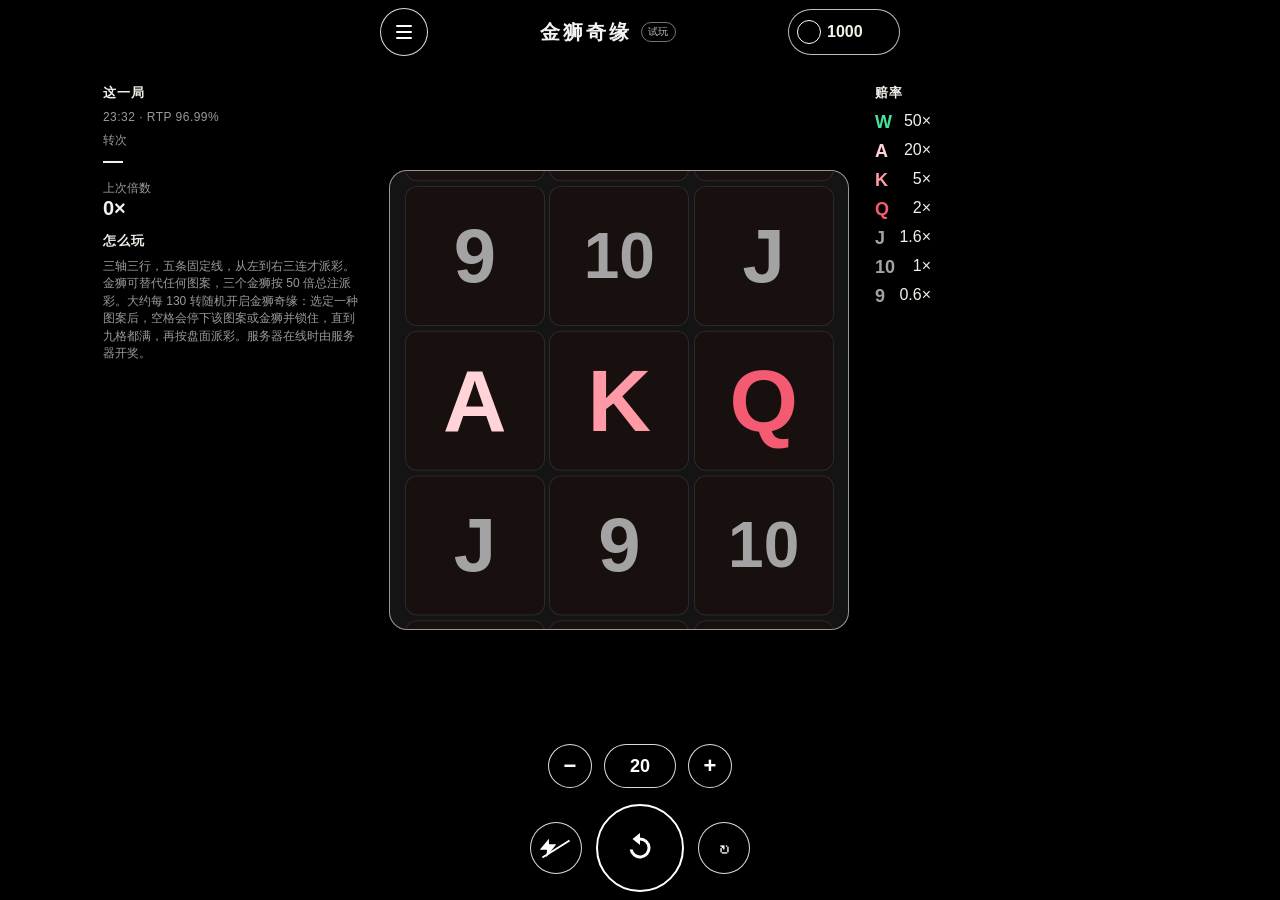
<file: games/lucky-lion/index.html>
<!doctype html>
<html lang="zh-CN">
  <head>
    <meta charset="UTF-8" />
    <meta name="viewport" content="width=device-width, initial-scale=1, viewport-fit=cover" />
    <meta name="color-scheme" content="dark" />
    <title>金狮奇缘</title>
    <script type="module" crossorigin src="./assets/index-B4OkuNfp.js"></script>
    <link rel="stylesheet" crossorigin href="./assets/index-IA7SyJwn.css">
  </head>
  <body>
    <div id="game"></div>
  </body>
</html>
</file>
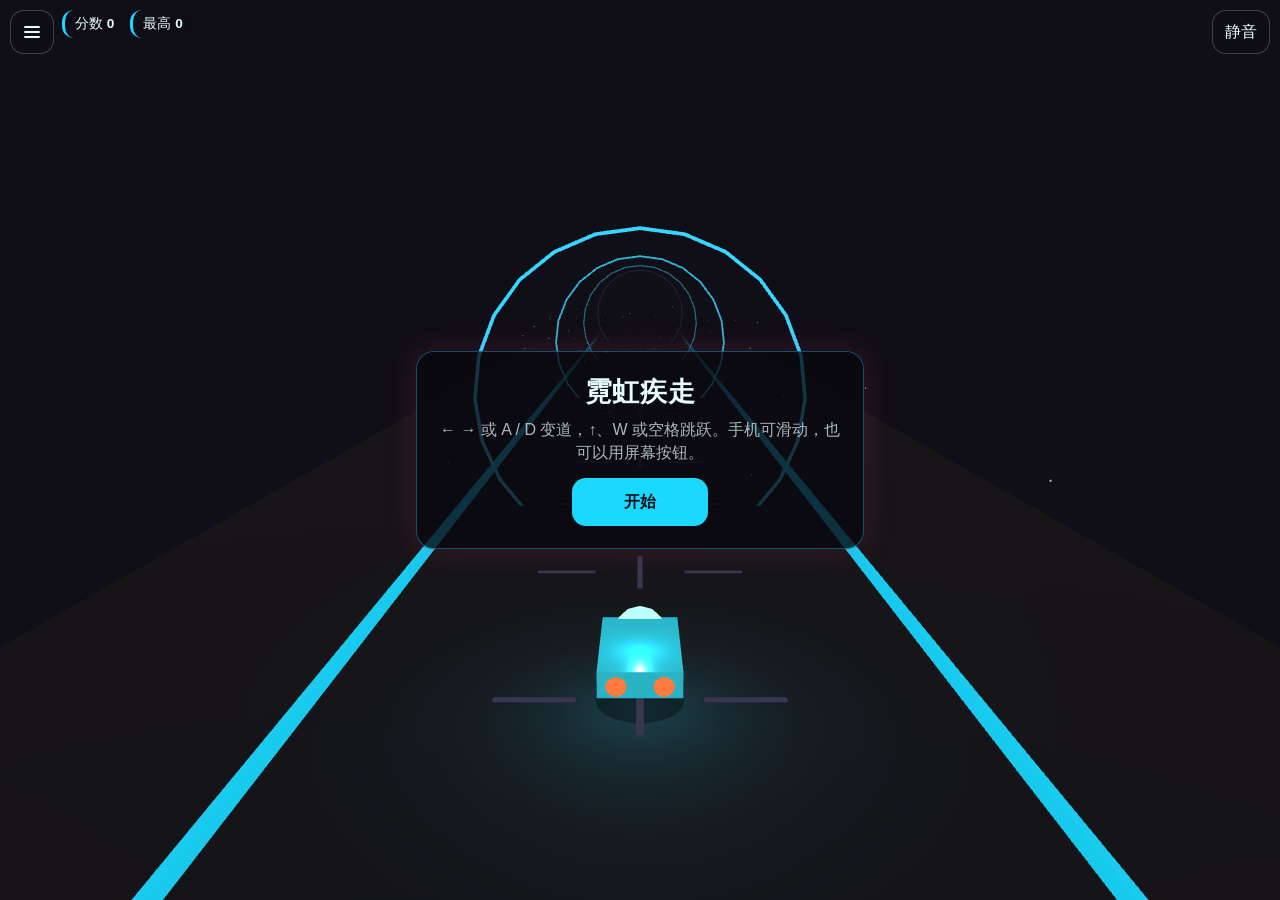
<file: games/neon-rush/index.html>
<!doctype html>
<html lang="zh-CN">
  <head>
    <meta charset="UTF-8" />
    <meta name="viewport" content="width=device-width, initial-scale=1, viewport-fit=cover" />
    <meta name="color-scheme" content="dark" />
    <title>霓虹疾走</title>
    <script type="module" crossorigin src="./assets/index-CAZBGTjw.js"></script>
    <link rel="stylesheet" crossorigin href="./assets/index-Bjv4oUqs.css">
  </head>
  <body>
    <div id="app"></div>
  </body>
</html>
</file>
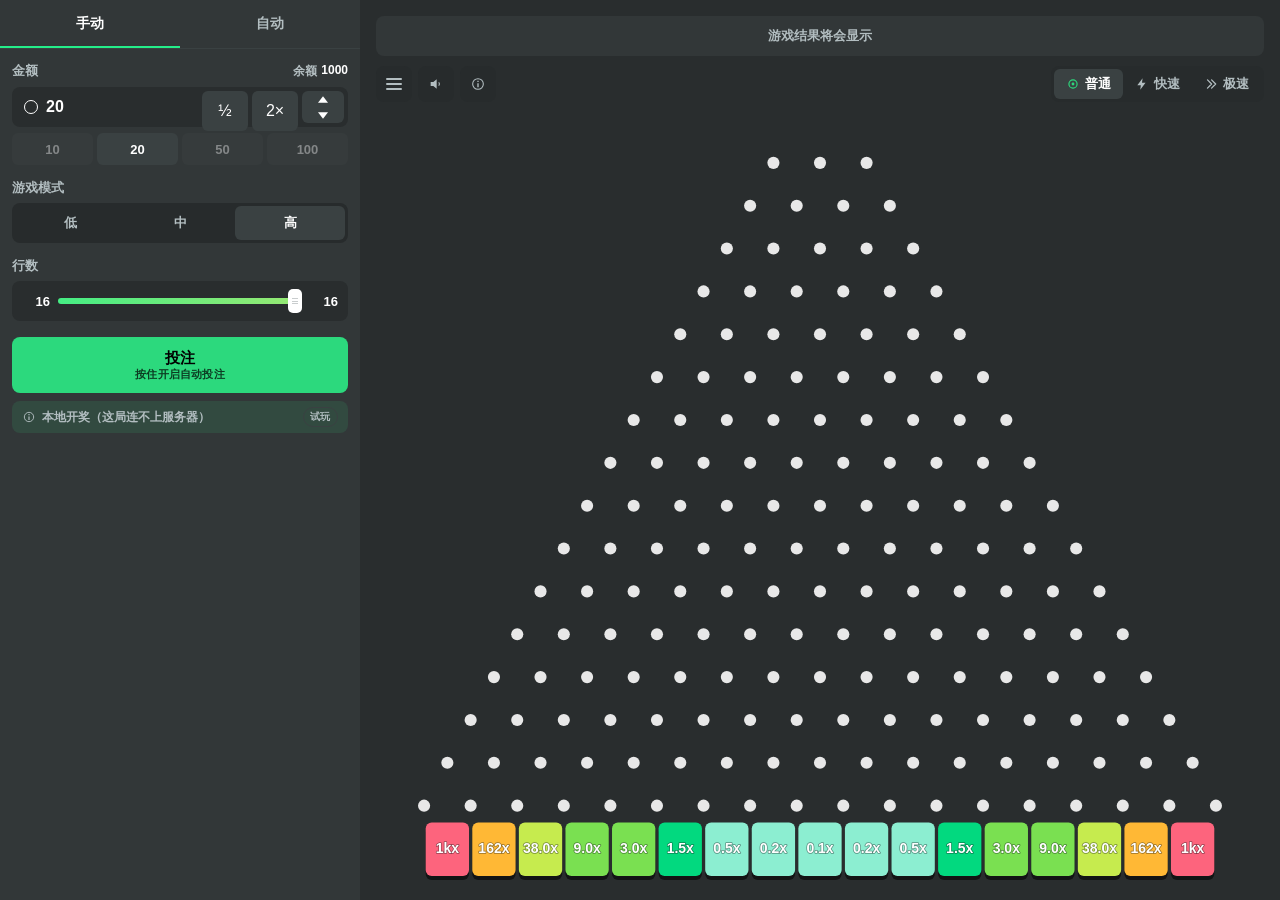
<file: games/plinko/index.html>
<!doctype html>
<html lang="zh-CN">
  <head>
    <meta charset="UTF-8" />
    <meta name="viewport" content="width=device-width, initial-scale=1, viewport-fit=cover" />
    <meta name="color-scheme" content="dark" />
    <title>弹珠</title>
    <script type="module" crossorigin src="./assets/index-ByxxM6pF.js"></script>
    <link rel="stylesheet" crossorigin href="./assets/index-BkEoVVZv.css">
  </head>
  <body>
    <div id="app"></div>
  </body>
</html>
</file>
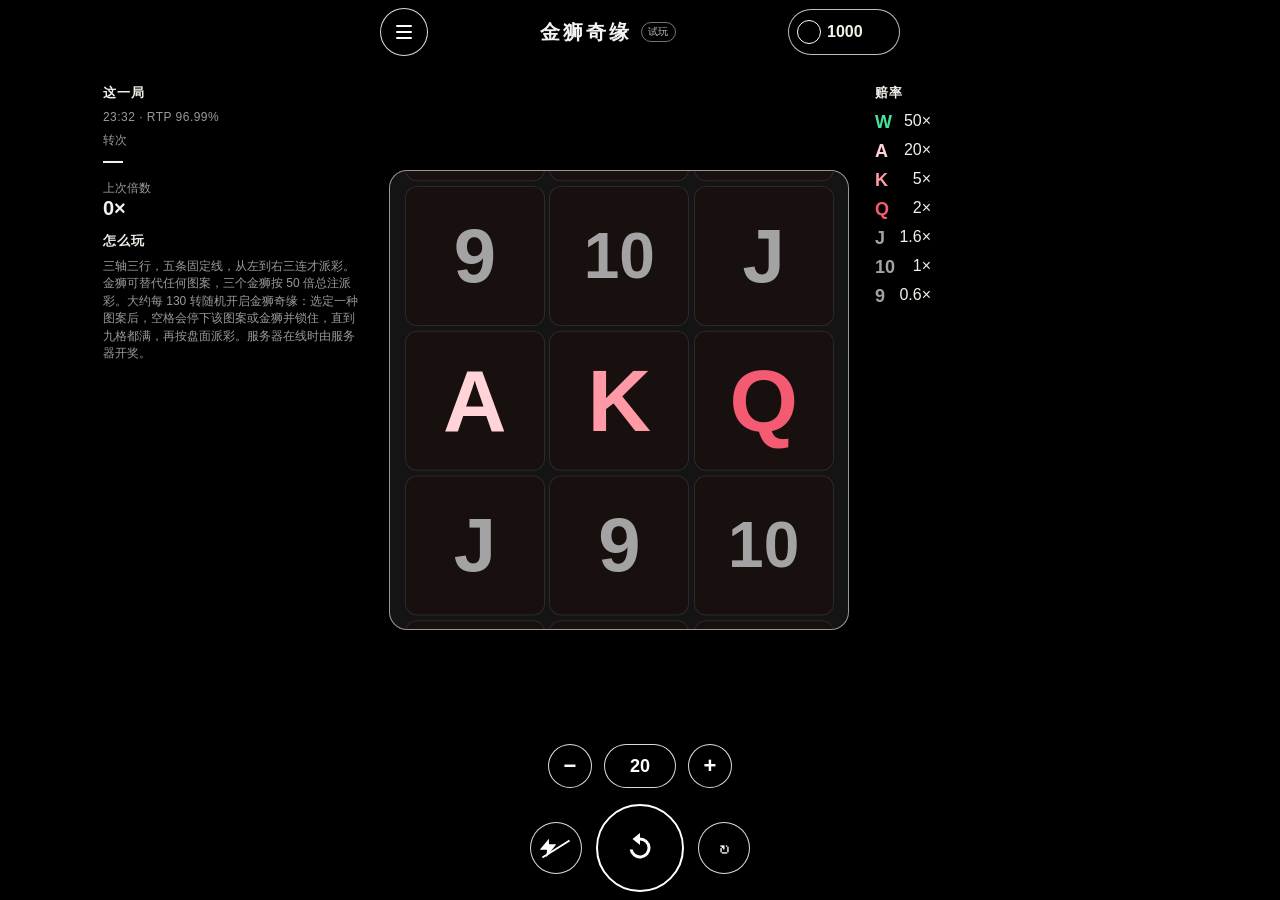
<file: play/lucky-lion/index.html>
<!doctype html>
<html lang="zh-CN">
  <head>
    <meta charset="utf-8" />
    <title>金狮奇缘</title>
    <script>
      const target = new URL('../../games/lucky-lion/', location.href);
      for (const [key, value] of new URLSearchParams(location.search)) {
        target.searchParams.set(key, value);
      }
      location.replace(target.href);
    </script>
  </head>
  <body></body>
</html>
</file>
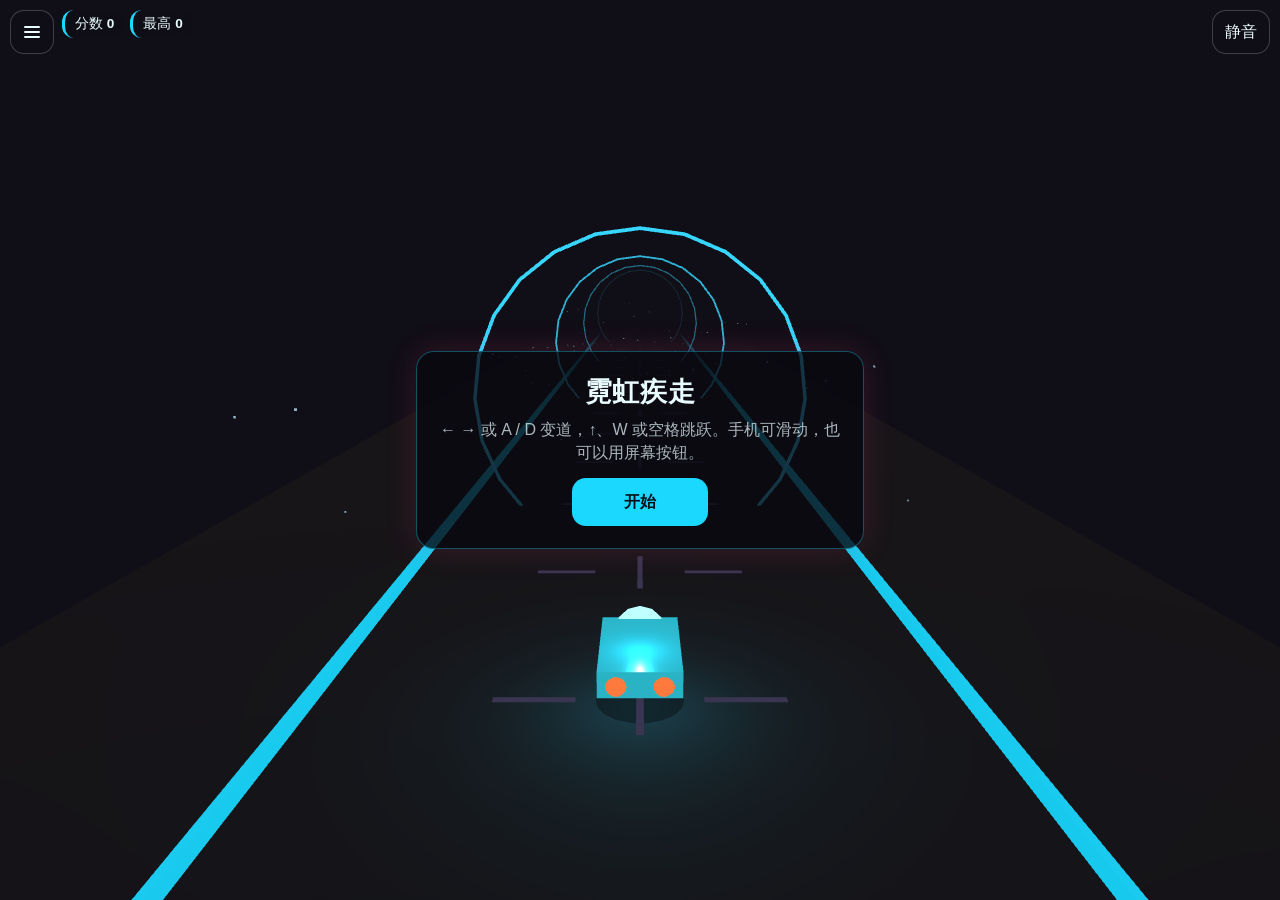
<file: play/neon-rush/index.html>
<!doctype html>
<html lang="zh-CN">
  <head>
    <meta charset="utf-8" />
    <title>霓虹疾走</title>
    <script>
      const target = new URL('../../games/neon-rush/', location.href);
      for (const [key, value] of new URLSearchParams(location.search)) {
        target.searchParams.set(key, value);
      }
      location.replace(target.href);
    </script>
  </head>
  <body></body>
</html>
</file>
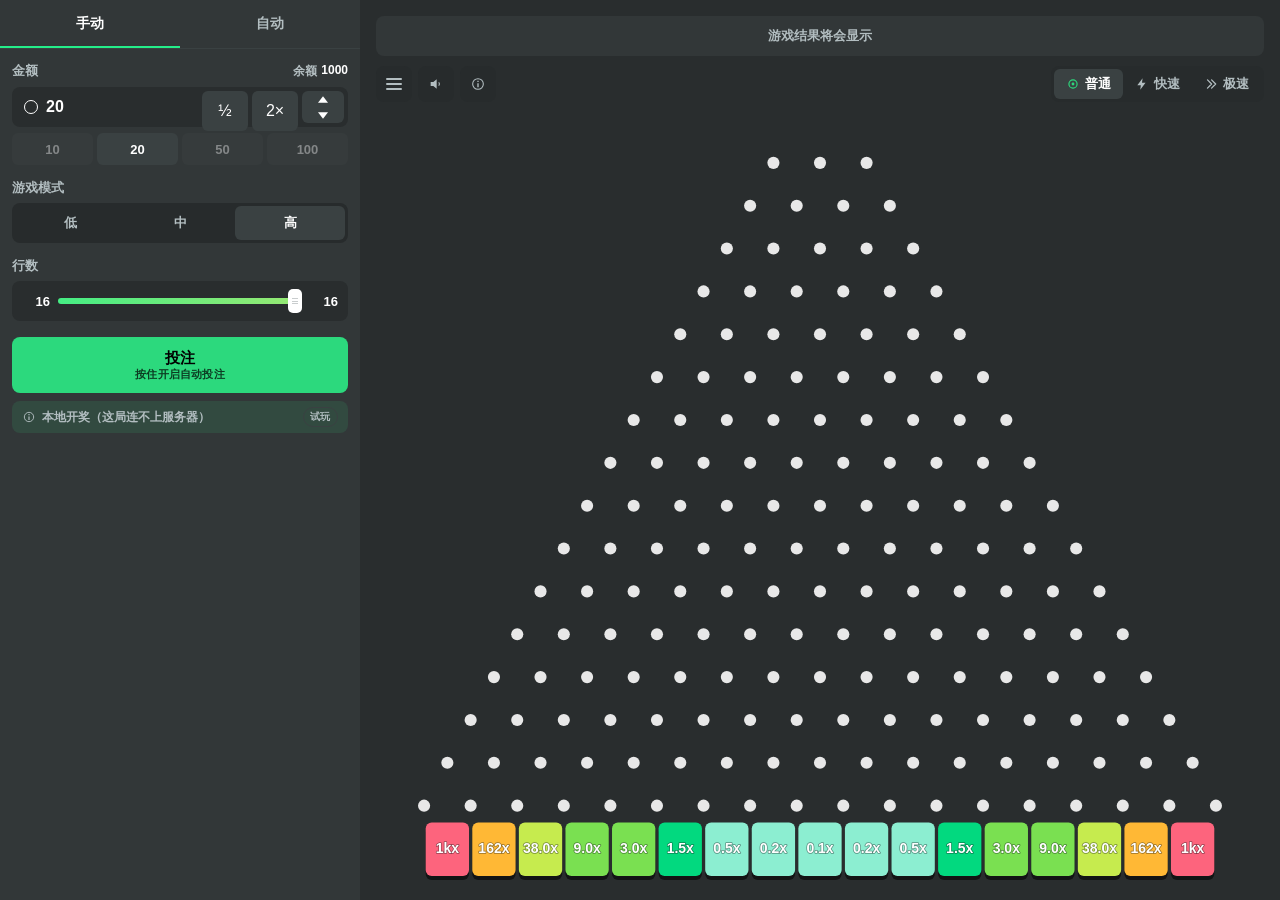
<file: play/plinko/index.html>
<!doctype html>
<html lang="zh-CN">
  <head>
    <meta charset="utf-8" />
    <title>弹珠</title>
    <script>
      const target = new URL('../../games/plinko/', location.href);
      for (const [key, value] of new URLSearchParams(location.search)) {
        target.searchParams.set(key, value);
      }
      location.replace(target.href);
    </script>
  </head>
  <body></body>
</html>
</file>
<file: games/lucky-lion/assets/index-IA7SyJwn.css>
.slots{--slot-gap: 16px;position:relative;box-sizing:border-box;width:100%;height:100%;display:flex;flex-direction:column;gap:var(--slot-gap);padding:calc(8px + env(safe-area-inset-top)) calc(12px + env(safe-area-inset-right)) calc(8px + env(safe-area-inset-bottom)) calc(12px + env(safe-area-inset-left));background:#000;color:#f4f1ea;font-family:Outfit,Segoe UI,sans-serif;overflow:hidden}.play:has(.slots) .wgf-menu-btn{position:absolute;width:1px;height:1px;overflow:hidden;clip:rect(0 0 0 0)}.slots-top{position:relative;z-index:1;width:100%;margin:0 auto;display:grid;grid-template-columns:48px minmax(0,1fr) auto;align-items:center;gap:8px;min-height:48px}.slots-menu,.slots-round,.slots-betstep{min-width:44px;min-height:44px}.slots-menu{display:grid;place-items:center;width:48px;height:48px;border-radius:50%;border:1.5px solid rgba(255,255,255,.86);background:#000;cursor:pointer}.slots-menu:before{content:"";width:16px;height:2px;border-radius:2px;background:#fff;box-shadow:0 6px #fff,0 -6px #fff}.slots-brand{display:flex;align-items:center;justify-content:center;gap:8px;min-width:0}.slots-title{margin:0;font-size:20px;font-weight:800;letter-spacing:.16em;color:#f3f3f3}.slots-demo{flex:0 0 auto;padding:2px 6px;border:1px solid rgba(255,255,255,.45);border-radius:999px;color:#c8c8c8;font-size:10px;letter-spacing:.08em}.slots-balance{display:flex;align-items:center;gap:6px;min-width:88px;min-height:44px;padding:0 14px 0 8px;border:1px solid rgba(255,255,255,.75);border-radius:999px;background:#000;font-weight:800;font-variant-numeric:tabular-nums}.slots-coin{width:22px;height:22px;border-radius:50%;border:1.5px solid #fff;background:transparent}.slots-meta{color:#6f6a62;font-size:11px;letter-spacing:.04em}.slots-source{position:absolute;width:1px;height:1px;overflow:hidden;opacity:0;pointer-events:none}.slots-stage{position:relative;flex:1 1 auto;display:flex;flex-direction:column;min-height:0}.slots-center{position:relative;flex:1 1 auto;min-width:0;min-height:0;display:grid;place-items:center;container-type:size}.slots-peek{position:absolute;left:-12px;top:38%;z-index:3;width:18px;height:40px;padding:0;border:0;border-radius:0 8px 8px 0;background:#2c2c2c;color:#fff;font-size:14px;line-height:40px}.slots-panel{display:none}.slots.is-panels .slots-panel{display:block;position:absolute;z-index:4;top:0;bottom:0;width:min(240px,72%);overflow:auto;padding:14px;border:1px solid #3a3a3a;background:#000000f0}.slots.is-panels .slots-panel-left{left:0}.slots.is-panels .slots-panel-right{right:0}.slots-panel h2{margin:12px 0 6px;font-size:13px;letter-spacing:.08em}.slots-panel p{margin:8px 0 0;color:#9a9a9a;font-size:12px}.slots-panel strong{font-size:20px}.slots-help{line-height:1.45}.slots-feature[hidden],.slots-toast[hidden],.slots-win[hidden]{display:none}.slots-feature,.slots-toast,.slots-win{position:absolute;left:50%;z-index:3;transform:translate(-50%);margin:0;pointer-events:none}.slots-feature{top:8px;display:flex;align-items:center;justify-content:center;gap:.6em;color:#46e39b;font-size:13px;font-weight:800;letter-spacing:.14em;text-transform:uppercase}.slots-feature b{font-size:1.15em;font-weight:900}.slots-feature .is-lion{color:#46e39b}.slots-feature .is-ingot{color:#ffd3d8}.slots-feature .is-lantern{color:#ff99a5}.slots-feature .is-fan{color:#f45a72}.slots-feature .is-coin,.slots-feature .is-knot,.slots-feature .is-spark{color:#a3a3a3}.slots-toast{bottom:10px;padding:4px 12px;border-radius:999px;background:#000000c7;color:#f4f4f4;font-size:14px;font-weight:800;letter-spacing:.04em;white-space:nowrap}.slots-toast.is-win{color:#46e39b}.slots-win{top:50%;color:#fff;font-size:28px;font-weight:800;text-align:center;transform:translate(-50%,-50%)}.slots-side{display:flex;flex-direction:column;align-items:center;width:100%}.slots-landinfo,.slots-history[hidden],.slots-fortune[hidden]{display:none}.slots-dock{position:relative;z-index:1;display:flex;flex-direction:column;align-items:center;gap:var(--slot-gap);width:100%;margin:0 auto}.slots-betui{position:relative;width:100%}.slots-betrow{display:flex;align-items:center;justify-content:center;gap:12px;width:100%;min-width:0}.slots-betstep,.slots-bet-value{box-sizing:border-box;border:1.5px solid rgba(255,255,255,.86);background:#000;color:#fff;font-weight:700;letter-spacing:0}.slots-betstep{flex:0 0 44px;width:44px;height:44px;display:grid;place-items:center;padding:0;border-radius:50%;font-size:22px;line-height:1}.slots-betstep:disabled,.slots-bet-value:disabled{opacity:.35}.slots-bet-value{flex:0 1 auto;min-width:72px;height:44px;padding:0 16px;border-radius:999px;font-size:18px;font-variant-numeric:tabular-nums}.slots-bet-value strong{font-size:inherit;font-weight:inherit;letter-spacing:0}.slots-betlist{display:none;position:absolute;left:0;right:0;bottom:calc(100% + 8px);z-index:2;gap:8px;padding:8px;border:1px solid rgba(255,255,255,.75);border-radius:16px;background:#000}.slots.is-bets .slots-betlist{display:flex}.slots-betlist button{flex:1;min-height:44px;border:1px solid rgba(255,255,255,.4);border-radius:12px;background:#000;color:#fff}.slots-betlist button.is-bet{border-color:#fff;background:#161616}.slots-controls{display:flex;gap:14px;align-items:center;justify-content:center}.slots-round{position:relative;width:52px;height:52px;flex:0 0 52px;border-radius:50%;border:1.5px solid rgba(255,255,255,.86);background:#000;color:#fff}.slots-round svg{width:22px;height:22px;display:block}.slots-round[data-turbo]:not(.is-on):after{content:"";position:absolute;left:18%;right:18%;top:50%;height:2px;background:currentColor;transform:rotate(-32deg)}.slots-round[data-auto]:before{content:"↻";font-size:22px}.slots-round[aria-pressed=true],.slots-round.is-on{background:#fff;color:#000}.slots-spin{width:88px;height:88px;flex:0 0 88px;display:grid;place-items:center;padding:0;border-radius:50%;border:2px solid #fff;color:#fff;background:#000}.slots button{transition:none}.slots button:active{opacity:.72}.slots-spin-arrows,.slots-spin-stop{width:36px;height:36px}.slots-spin-stop,.slots.is-spinning .slots-spin-arrows{display:none}.slots.is-spinning .slots-spin-stop{display:block}.slots-spin:disabled{opacity:.45}.slots-pay{margin:0;padding:0;list-style:none}.slots-pay li{display:flex;justify-content:space-between;gap:12px;padding:4px 0;font-variant-numeric:tabular-nums}.slots-pay b{font-size:18px}.slots-pay .is-low{color:#a3a3a3}.slots-pay .is-q{color:#f45a72}.slots-pay .is-k{color:#ff99a5}.slots-pay .is-a{color:#ffd3d8}.slots-pay .is-wild{color:#46e39b}.lion-board{position:relative;isolation:isolate;overflow:hidden;box-sizing:border-box;width:100%;max-height:100%;aspect-ratio:1;padding:3.2%;border:1px solid rgba(236,228,220,.62);border-radius:18px;background:#141414}@supports (width: 1cqi){.lion-board{width:min(100cqi,100cqb);height:min(100cqi,100cqb);max-height:none;aspect-ratio:auto}}.lion-window{position:relative;isolation:isolate;overflow:visible;display:grid;width:100%;height:100%;grid-template-columns:repeat(3,minmax(0,1fr));gap:1.1%;container-type:size}.lion-col{position:relative;min-width:0;min-height:0;overflow:visible}.lion-strip{position:absolute;inset:0;overflow:visible}.lion-blur-defs{position:absolute;width:0;height:0;overflow:hidden}.lion-strip-cell{position:absolute;left:0;right:0;top:0;box-sizing:border-box;height:var(--cell, 80px);display:grid;place-items:center;border:1px solid rgba(255,255,255,.1);border-radius:12px;background:#17100e}.lion-strip-cell.is-win{z-index:1;animation:lion-pulse .5s ease-in-out 3;box-shadow:inset 0 0 0 2.5px #46e39b,0 0 14px -2px #46e39b80}.lion-strip-cell.is-dim{filter:saturate(.4) brightness(.45)}.lion-strip-cell.is-lock{box-shadow:inset 0 0 0 2px #3dff8a,0 0 14px #3dff8a66}.lion-glyph{display:grid;place-items:center;font-size:var(--glyph, 48px);font-weight:800;line-height:1}.lion-glyph.is-low{color:#a3a3a3}.lion-glyph.is-q{color:#f45a72}.lion-glyph.is-k{color:#ff99a5}.lion-glyph.is-a{color:#ffd3d8}.lion-glyph.is-wild{color:#46e39b;text-shadow:0 0 4px #46e39b,0 0 10px rgba(70,227,155,.6)}@supports (width: 1cqi){.lion-glyph{font-size:min(44cqw,21cqh,76px)}.lion-glyph.is-big{font-size:min(50cqw,24cqh,88px);font-weight:900}}.lion-glyph.is-blank{color:transparent}.lion-glyph.is-low[data-symbol=knot]{font-size:var(--glyph-wide, 40px)}.lion-lines{position:absolute;inset:0;z-index:2;width:100%;height:100%;overflow:hidden;pointer-events:none}.lion-payline{fill:none;stroke:#46e39b;stroke-width:3;stroke-linecap:round;stroke-linejoin:round}@keyframes slots-spin-turn{to{transform:rotate(360deg)}}@keyframes lion-pulse{0%,to{filter:brightness(1)}45%{filter:brightness(1.45)}}@media(min-width:900px)and (min-height:520px){.slots-stage{display:grid;grid-template-columns:minmax(160px,.85fr) minmax(240px,460px) minmax(170px,.95fr);gap:18px;align-items:stretch}.slots-center{height:100%;min-height:0}.slots-betui,.slots-dock{display:flex;flex-direction:column;width:min(100%,420px);margin-inline:auto}.slots-controls{justify-content:center}.slots-top{width:min(100%,520px)}.slots-panel{display:block;position:static;width:auto;max-width:260px;padding:0 8px;border:0;background:transparent}.slots-panel-left{justify-self:end}.slots-panel-right{justify-self:start;max-width:200px}.slots-peek{display:none}.lion-board{max-width:min(100%,520px)}}@media(orientation:landscape)and (max-height:519.98px){html:has(.slots),body:has(.slots),#root:has(.slots),.play:has(.slots){background:#000;--wgf-play-bg: #000}.slots{--slot-gap: 16px;--side-track: 96px;height:var(--wgf-vvh, 100dvh);min-height:var(--wgf-vvh, 100dvh);max-height:var(--wgf-vvh, 100dvh);display:grid;grid-template-columns:minmax(0,1fr) auto minmax(0,1fr);grid-template-rows:auto minmax(0,1fr);align-items:stretch;column-gap:var(--slot-gap);row-gap:var(--slot-gap);padding:calc(4px + env(safe-area-inset-top)) calc(8px + max(env(safe-area-inset-left),env(safe-area-inset-right))) calc(var(--slot-gap) + env(safe-area-inset-bottom)) calc(8px + max(env(safe-area-inset-left),env(safe-area-inset-right)));background:#000}.slots-top{grid-column:1 / -1;grid-row:1;width:100%;min-height:0}.slots-menu{width:44px;height:44px}.slots-stage{grid-column:2;grid-row:2;display:flex;align-items:center;justify-content:center;width:auto;height:100%;min-width:0;min-height:0}.slots-center{width:auto;height:100%;max-height:100%;aspect-ratio:1}.lion-board{width:100%;height:100%;max-width:none;max-height:100%;aspect-ratio:1}.slots-side,.slots-dock{grid-row:2;position:relative;display:flex;align-items:center;justify-content:center;width:100%;height:100%;min-width:0;max-width:none;margin:0}.slots-side{grid-column:1;z-index:2}.slots-dock{grid-column:3;z-index:2}.slots-landinfo{position:absolute;inset:0;display:flex;flex-direction:column;align-items:center;justify-content:space-between;padding:0 4px;pointer-events:none}.slots-landtop{display:flex;flex-direction:column;align-items:center;gap:2px;max-width:100%}.slots-landwin{font-size:26px;font-weight:800;line-height:1;font-variant-numeric:tabular-nums}.slots-landwin.is-zero{color:#8d8d8d}.slots-history{display:flex;flex-wrap:wrap;justify-content:center;gap:4px;max-width:100%;color:#c8c8c8;font-size:11px;line-height:1.2;font-variant-numeric:tabular-nums}.slots-history .is-feature{color:#46e39b}.slots-fortune{margin:0;color:#9a9a9a;font-size:11px;letter-spacing:.04em;text-align:center}.slots-paybtn{pointer-events:auto;height:28px;padding:0 12px;border:1px solid rgba(255,255,255,.75);border-radius:999px;background:#000;color:#fff;font-size:12px;letter-spacing:.08em}.slots-betui{position:relative;z-index:1;width:var(--side-track)}.slots-betrow,.slots-controls{flex-direction:column;align-items:center;justify-content:center;gap:12px;width:var(--side-track)}.slots-betstep[data-bet-inc]{order:0}.slots-bet-value{order:1;width:72px;min-width:64px;padding:0 8px}.slots-betstep[data-bet-dec]{order:2}.slots-betlist{left:calc(100% + 8px);right:auto;top:50%;bottom:auto;width:76px;flex-direction:column;transform:translateY(-50%)}.slots-spin{width:92px;height:92px;flex-basis:92px}.slots-round{width:44px;height:44px;flex-basis:44px}.slots-panel,.slots-peek{display:none}.slots.is-paytable .slots-panel-right{display:block;position:absolute;z-index:5;inset:50% auto auto 50%;width:min(210px,88%);max-height:92%;padding:12px 14px;overflow:auto;border:1px solid rgba(255,255,255,.75);border-radius:16px;background:#000;transform:translate(-50%,-50%)}}html,body{margin:0;background:#000;color:#f4f1ea;height:100%;overflow:hidden;overscroll-behavior:none}#game{position:fixed;top:0;left:0;overflow:hidden;background:#000;touch-action:none}#game .slots-menu[hidden]{display:none}#game .slots-top:has(.slots-menu[hidden]){grid-template-columns:minmax(0,1fr) auto}.launch-error{box-sizing:border-box;height:100%;display:grid;align-content:center;justify-items:center;gap:8px;padding:24px;text-align:center;font-family:Outfit,Segoe UI,sans-serif}.launch-error h1{margin:0;font-size:22px;font-weight:800;letter-spacing:.04em}.launch-error p{margin:0;max-width:28em;color:#a1a1a1;line-height:1.45}
</file>
<file: games/neon-rush/assets/index-Bjv4oUqs.css>
:root{color-scheme:dark;--neon-bg: #100e16;--neon-accent: #1ad8ff;--neon-ink: #041018;--neon-glow: #ff3d8a;--neon-text: #e8fbff;--neon-muted: rgba(232, 251, 255, .72)}*{box-sizing:border-box}html,body{margin:0;width:100%;height:100%;overflow:hidden;overscroll-behavior:none;background:var(--neon-bg);color:var(--neon-text);font-family:Segoe UI,PingFang SC,Noto Sans SC,sans-serif}body{position:fixed;inset:0;touch-action:none}#app,.neon-stage{height:100%;overflow:hidden}#app{width:100%}.neon-stage{position:relative;touch-action:none;user-select:none;-webkit-user-select:none}.neon-mount{position:absolute;inset:0;overflow:hidden;touch-action:none}.neon-mount canvas{display:block;width:100%;height:100%;touch-action:none}.neon-hud{position:absolute;z-index:2;top:max(10px,env(safe-area-inset-top));left:max(10px,env(safe-area-inset-left));right:max(10px,env(safe-area-inset-right));display:flex;gap:8px;align-items:flex-start;pointer-events:none}.neon-chips{display:flex;flex:1 1 auto;flex-wrap:wrap;gap:6px;min-width:0;pointer-events:none}.neon-chip,.neon-demo{padding:6px 10px;border-radius:12px;border-left:3px solid var(--neon-accent);background:#100e169e;font-size:.85rem;line-height:1.2}.neon-demo{border-left-color:var(--neon-glow)}.neon-hud button,.neon-panel button,.neon-lanes button{font:inherit;cursor:pointer}.neon-menu{pointer-events:auto;flex:0 0 auto;display:grid;place-items:center;width:44px;height:44px;padding:0;border:1px solid rgba(232,251,255,.22);border-radius:14px;background:#100e169e;color:inherit;cursor:pointer}.neon-menu i{width:16px;height:2px;border-radius:2px;background:currentColor;box-shadow:0 5px 0 currentColor,0 -5px 0 currentColor}.neon-mute{pointer-events:auto;flex:0 0 auto;min-width:44px;min-height:44px;padding:0 12px;border:1px solid rgba(232,251,255,.22);border-radius:14px;background:#100e169e;color:inherit}.neon-card{position:absolute;inset:0;z-index:3;display:grid;place-items:center;padding:max(16px,env(safe-area-inset-top)) max(16px,env(safe-area-inset-right)) max(16px,env(safe-area-inset-bottom)) max(16px,env(safe-area-inset-left));pointer-events:none}.neon-card[hidden]{display:none}.neon-panel{pointer-events:auto;width:min(28rem,100%);max-height:100%;overflow:hidden;padding:22px 20px;border:1px solid rgba(26,216,255,.35);border-radius:18px;background:#0a0810c7;box-shadow:0 0 32px #ff3d8a29;text-align:center}.neon-panel h1{margin:0 0 8px;font-size:1.7rem;letter-spacing:.02em}.neon-panel p{margin:0 0 14px;color:var(--neon-muted);line-height:1.45}.neon-points{margin:0 0 6px;color:var(--neon-text);font-size:3rem;line-height:.95;letter-spacing:-.04em}.neon-panel button,.neon-lanes button{border:0;border-radius:14px;background:var(--neon-accent);color:var(--neon-ink);font-weight:700}.neon-panel button{min-width:8.5rem;min-height:48px;padding:0 18px}.neon-lanes{position:absolute;z-index:4;left:0;right:0;bottom:max(12px,env(safe-area-inset-bottom));display:none;justify-content:center;gap:10px;padding-left:max(12px,env(safe-area-inset-left));padding-right:max(12px,env(safe-area-inset-right));pointer-events:none}.neon-stage.is-coarse .neon-lanes{display:flex}.neon-lanes[hidden],.neon-stage.is-coarse .neon-lanes[hidden]{display:none}.neon-lanes button{pointer-events:auto;min-width:76px;min-height:52px;padding:0 12px;touch-action:manipulation}@media(max-height:520px){.neon-hud{top:max(6px,env(safe-area-inset-top))}.neon-chip,.neon-demo{padding:4px 8px;font-size:.75rem}.neon-mute{min-height:36px}.neon-panel{padding:10px 14px}.neon-panel h1{margin-bottom:4px;font-size:1.15rem}.neon-panel p{margin-bottom:8px;font-size:.8rem}.neon-help{display:-webkit-box;overflow:hidden;-webkit-box-orient:vertical;-webkit-line-clamp:2}.neon-points{font-size:2rem}.neon-panel button{min-height:40px}.neon-lanes{bottom:max(6px,env(safe-area-inset-bottom));gap:8px}.neon-lanes button{min-width:64px;min-height:44px}}@media(prefers-reduced-motion:reduce){.neon-panel,.neon-lanes button{transition:none}}
</file>
<file: games/plinko/assets/index-BkEoVVZv.css>
.plinko{--ink: #ffffff;--muted: #b3bec1;--dim: #697072;--bg: #292d2e;--board: transparent;--panel: #323738;--well: #292d2e;--seg: #272b2c;--line: #3a4142;--pill: #3a4142;--quick: #363b3c;--quick-ink: #848788;--accent: #2cd97d;--accent-line: #24ee89;--accent-ink: #000000;--note: #324a40;--gap: 8px;--ctrl: 48px;--drop: 54px;--radius: 8px;box-sizing:border-box;width:100%;height:100%;max-height:100%;min-height:0;display:flex;container:plinko / size;padding:0;background:var(--bg);color:var(--ink);font-family:var(--wgf-sans, Outfit, "Segoe UI", sans-serif);overflow:hidden}.plinko *,.plinko *:before,.plinko *:after{box-sizing:border-box}.play:has(.plinko) .wgf-menu-btn{position:absolute;width:1px;height:1px;margin:0;padding:0;border:0;overflow:hidden;clip:rect(0 0 0 0);clip-path:inset(50%);opacity:0;pointer-events:none}.plinko button,.plinko input,.plinko select{font:inherit;color:inherit}.plinko button{touch-action:manipulation;cursor:pointer}.plinko button:active{filter:brightness(.86)}.plinko-shell{--gap: 6px;--ctrl: 44px;--drop: 54px;--well: var(--panel);position:relative;display:flex;flex-direction:column;gap:var(--gap);width:100%;height:100%;min-height:0;min-width:0;padding:calc(6px + env(safe-area-inset-top)) calc(6px + env(safe-area-inset-right)) calc(6px + env(safe-area-inset-bottom)) calc(6px + env(safe-area-inset-left))}.plinko-top{position:relative;display:flex;align-items:center;gap:6px;min-height:44px;flex:0 0 auto;z-index:4;padding-left:var(--back-left, 0px);padding-right:var(--back-right, 0px)}.plinko-icon{width:44px;height:44px;flex:0 0 auto;display:grid;place-items:center;padding:0;border-radius:var(--radius);border:1px solid var(--line);background:var(--panel);color:var(--ink)}.plinko-menu:before{content:"";width:16px;height:2px;border-radius:2px;background:currentColor;box-shadow:0 5px 0 currentColor,0 -5px 0 currentColor}.plinko-sound[aria-pressed=true]{color:var(--muted)}.plinko-brand{display:flex;flex:1 1 auto;align-items:center;justify-content:center;gap:6px;min-width:0;overflow:hidden}.plinko-title{flex:0 0 auto;font-size:16px;font-weight:800;letter-spacing:.08em;white-space:nowrap}.plinko-demo{flex:0 1 auto;min-width:0;overflow:hidden;padding:2px 6px;text-overflow:ellipsis;border:1px solid var(--line);border-radius:999px;color:var(--muted);font-size:10px;font-weight:700;letter-spacing:.06em}.plinko-demo[hidden]{display:none}.plinko-tools{display:flex;flex:0 0 auto;align-items:center;gap:6px}.plinko-balance{display:flex;align-items:center;gap:6px;height:44px;padding:0 8px;border:1px solid var(--line);border-radius:var(--radius);background:var(--panel);font-weight:800;font-variant-numeric:tabular-nums}.plinko-balance[hidden]{display:none}.plinko-coin{width:14px;height:14px;flex:0 0 auto;border:1.5px solid var(--ink);border-radius:50%}.plinko-source{position:absolute;width:1px;height:1px;overflow:hidden;opacity:0}.plinko-fair{position:absolute;top:50px;left:var(--back-left, 0px);z-index:6;width:min(300px,100%);padding:12px;border:1px solid var(--line);border-radius:var(--radius);background:var(--panel);color:var(--muted);font-size:13px;font-weight:600;line-height:1.45}.plinko-fair p{margin:0}.plinko-fair[hidden],.play.is-embedded .plinko-brand{display:none}.plinko-stage{display:flex;flex:1 1 0;flex-direction:column;gap:6px;min-width:0;min-height:0;padding:0;background:transparent}.plinko-stagebar{display:flex;flex:0 0 auto;align-items:center;gap:8px;min-width:0}.plinko-boardbar{display:flex;flex:0 0 auto;align-items:center;gap:8px;min-width:0;min-height:44px}.plinko-desk-tools{display:none}.plinko-history{display:flex;flex:1 1 auto;align-items:center;gap:6px;min-width:0;overflow:hidden}.plinko-history span{flex:0 0 auto;height:26px;padding:0 8px;border:1px solid var(--line);border-radius:999px;background:var(--panel);font-size:12px;font-weight:800;line-height:24px;font-variant-numeric:tabular-nums}.plinko-history span i{display:inline-block;width:6px;height:6px;margin-right:5px;border-radius:50%;vertical-align:middle}.plinko-history .plinko-history-empty{height:auto;padding:0;border:0;background:transparent;color:var(--muted);font-size:12px;font-weight:600;line-height:1.3;white-space:nowrap}.plinko-speed,.plinko-modes,.plinko-seg{display:flex;min-width:0;border:1px solid var(--line);border-radius:var(--radius);background:var(--panel);overflow:hidden}.plinko-speed{flex:0 0 auto}.plinko-speed button,.plinko-modes button,.plinko-seg button,.plinko-chip,.plinko-value{min-height:44px;border:0;background:transparent;color:var(--muted);font-size:13px;font-weight:700;white-space:nowrap}.plinko-speed button{display:inline-flex;align-items:center;justify-content:center;gap:5px;min-width:44px;padding:0 10px}.plinko-speed button svg{display:none}.plinko-speed button+button,.plinko-modes button+button,.plinko-seg button+button{border-left:1px solid var(--line)}.plinko-modes,.plinko-seg,.plinko-betrow,.plinko-rows,.plinko-risk{min-height:var(--ctrl)}.plinko-modes button,.plinko-seg button{flex:1 1 0;padding:0 4px}.plinko-speed button.is-on,.plinko-modes button.is-on,.plinko-seg button.is-on,.plinko-betlist button.is-bet{background:var(--pill);color:var(--ink)}.plinko-speed button.is-on svg{color:var(--accent)}.plinko-board{position:relative;flex:1 1 auto;width:100%;min-height:0;overflow:hidden}.plinko-tip{position:absolute;z-index:3;display:grid;grid-template-columns:auto auto;gap:2px 10px;padding:8px 10px;border:1px solid var(--line);border-radius:var(--radius);background:var(--panel);color:var(--muted);font-size:11px;font-weight:700;white-space:nowrap;pointer-events:none;transform:translate(-50%,calc(-100% - 10px))}.plinko-tip strong{color:var(--ink);font-size:13px;font-variant-numeric:tabular-nums;text-align:right}.plinko-tip[hidden]{display:none}.plinko-canvas{display:block;width:100%;height:100%}.plinko:not([data-panel=auto]) [data-auto-only]{display:none}.plinko-count,.plinko-autostate{display:flex;flex-direction:column;gap:6px;color:var(--muted);font-size:12px;font-weight:700}.plinko-countrow{display:grid;grid-template-columns:minmax(0,1fr) 46px 46px 46px;gap:4px;min-height:var(--ctrl);padding:4px;border-radius:var(--radius);background:var(--well)}.plinko-countrow input{min-width:0;padding:0 8px;border:0;background:transparent;color:var(--ink);font-size:15px;font-weight:700;outline:none}.plinko-countrow button{border:0;border-radius:6px;background:var(--pill);color:var(--ink);font-size:13px;font-weight:700}.plinko-countrow button:disabled,.plinko-countrow input:disabled{opacity:.5;cursor:default}.plinko-autorow{display:flex;align-items:center;gap:8px;min-height:44px;padding:0 12px;border-radius:var(--radius);background:var(--pill);color:var(--dim);font-size:13px}.plinko-autorow [data-auto-state]{flex:1 1 auto}.plinko-autodot{width:6px;height:6px;border-radius:50%;background:currentColor}.plinko-autorow b{min-width:22px;padding:2px 6px;border-radius:4px;background:var(--well);color:var(--accent-line);font-size:12px;text-align:center;font-variant-numeric:tabular-nums}.plinko[data-auto=on] .plinko-autorow{color:var(--ink)}.plinko[data-auto=on] .plinko-autodot{background:var(--accent-line);box-shadow:0 0 6px var(--accent-line)}.plinko-autohint{display:flex;align-items:flex-start;gap:6px;margin:0;color:var(--dim);font-size:12px;font-weight:600;line-height:1.45}.plinko-autohint svg{width:14px;height:14px;flex:0 0 auto;margin-top:1px}.plinko-controls{display:flex;flex:0 0 auto;flex-direction:column;gap:var(--gap);min-width:0;min-height:0}.plinko-modes{order:1}.plinko-amount{order:2}.plinko-risk{order:3}.plinko-rows{order:4}.plinko-dock{order:5}.plinko-count{order:2}.plinko-autostate{order:5}.plinko-debug{order:6}.plinko-field{display:none}.plinko-betrow{position:relative;display:grid;grid-template-columns:56px minmax(0,1fr) 56px;grid-template-areas:"dec value inc";border:1px solid var(--line);border-radius:var(--radius);background:var(--panel)}.plinko-chip,.plinko-value{height:100%;color:var(--ink);font-size:16px;font-weight:800}.plinko-value{grid-area:value;display:inline-flex;align-items:center;justify-content:center;gap:8px;font-variant-numeric:tabular-nums}.plinko-value .plinko-coin{display:none}.plinko-chip[data-bet-dec]{grid-area:dec;border-right:1px solid var(--line)}.plinko-chip[data-bet-inc]{grid-area:inc;border-left:1px solid var(--line)}.plinko-step{display:none}.plinko-betlist{position:absolute;left:0;right:0;top:calc(100% + 6px);z-index:5;display:none;gap:6px;padding:6px;border:1px solid var(--line);border-radius:var(--radius);background:var(--panel)}.plinko.is-bets .plinko-betlist{display:flex}.plinko-betlist button{flex:1 1 0;min-height:44px;border:1px solid var(--line);border-radius:8px;background:var(--panel);color:var(--ink);font-weight:800}.plinko-rows,.plinko-risk,.plinko-debug{display:grid;grid-template-columns:auto minmax(0,1fr);align-items:center;gap:8px;color:var(--muted);font-size:12px;font-weight:700}.plinko-rows span,.plinko-risk span,.plinko-debug span{white-space:nowrap}.plinko-slider{display:grid;grid-template-columns:minmax(0,1fr) 22px;align-items:center;gap:8px;min-width:0}.plinko-rows strong{color:var(--ink);font-variant-numeric:tabular-nums;text-align:right}.plinko-rows-start{display:none}.plinko-rows input[type=range]{width:100%;height:44px;margin:0;accent-color:var(--accent);background:transparent}.plinko-debug[hidden]{display:none}.plinko-debug select{width:100%;height:44px;padding:0 8px;border:1px solid var(--line);border-radius:var(--radius);background:var(--panel);color:var(--ink)}.plinko button.plinko-drop{display:flex;flex-direction:column;align-items:center;justify-content:center;gap:2px;width:100%;height:var(--drop);min-height:var(--drop);border:0;border-radius:var(--radius);background:var(--accent);color:var(--accent-ink);font-size:18px;font-weight:800;letter-spacing:.04em;line-height:1.1}.plinko button.plinko-drop small{display:none}.plinko button.plinko-drop.is-auto{background:var(--pill);color:var(--ink)}.plinko button.plinko-drop:disabled{background:var(--accent);color:var(--accent-ink);opacity:.45}.plinko-note{display:none}@container plinko (max-width: 370px){.plinko-demo{display:none}}@container plinko ((min-width: 1024px) or ((min-width: 560px) and (max-height: 500px))){.plinko-shell{--gap: 8px;--ctrl: 48px;--drop: 52px;display:grid;grid-template-columns:240px minmax(0,1fr);grid-template-rows:auto minmax(0,1fr);column-gap:12px;row-gap:8px;align-items:stretch}.plinko-top{grid-column:1 / -1;grid-row:1}.plinko-controls{grid-column:1;grid-row:2;flex:none;width:100%;height:100%;min-height:0;padding-right:2px;overflow:auto;justify-content:flex-start}.plinko-stage{grid-column:2;grid-row:2;flex:none;width:100%;height:100%;min-width:0;min-height:0}.plinko-amount,.plinko-count,.plinko-dock,.plinko-autostate,.plinko-rows,.plinko-risk,.plinko-modes,.plinko-debug{order:0}}@container plinko (min-width: 560px) and (max-width: 1023.98px) and (max-height: 500px){.plinko-shell{--gap: 6px;--ctrl: 44px;--drop: 44px;grid-template-columns:172px minmax(0,1fr);column-gap:8px;row-gap:6px}.plinko-stage{gap:4px}.plinko-title{font-size:14px}.plinko button.plinko-drop{font-size:16px;letter-spacing:.08em}.plinko-speed button{padding:0 8px}.plinko-risk{grid-template-columns:minmax(0,1fr);gap:2px}}@container plinko (min-width: 1024px){.plinko-shell{--well: #292d2e;--gap: 0px;padding:0;--ctrl: 40px;--drop: 56px;grid-template-columns:360px minmax(0,1fr);grid-template-rows:minmax(0,1fr);column-gap:0;row-gap:0}.plinko-top{display:none}.plinko-controls{grid-row:1;gap:0;padding:0 12px 12px;background:var(--panel);color:var(--ink)}.plinko-stage{grid-row:1;gap:10px;padding:16px}.plinko-modes{order:0}.plinko-amount{order:1}.plinko-risk{order:2}.plinko-rows{order:3}.plinko-dock{order:4}.plinko-debug{order:9}.plinko[data-panel=auto] .plinko-count{order:2;margin-top:14px;font-size:13px}.plinko[data-panel=auto] .plinko-dock{order:3}.plinko[data-panel=auto] .plinko-autostate{order:4;gap:10px;margin-top:12px}.plinko[data-panel=auto] .plinko-risk{order:5}.plinko[data-panel=auto] .plinko-rows{order:6}.plinko-modes{min-height:48px;margin:0 -12px 12px;border:0;border-bottom:1px solid var(--line);border-radius:0;background:transparent}.plinko-modes button{position:relative;min-height:48px;font-size:14px;color:var(--muted)}.plinko-modes button+button{border-left:0}.plinko-modes button.is-on{background:transparent;color:var(--ink);box-shadow:inset 0 -2px 0 var(--accent-line)}.plinko-field{display:flex;align-items:center;justify-content:space-between;min-height:20px;margin-bottom:6px;color:var(--muted);font-size:13px;font-weight:700}.plinko-wallet{display:inline-flex;gap:4px;font-size:12px;font-variant-numeric:tabular-nums}.plinko-wallet strong{color:var(--ink)}.plinko-wallet[hidden]{display:none}.plinko-betrow{position:relative;isolation:isolate;grid-template-columns:minmax(0,1fr) 46px 46px 46px;grid-template-rows:var(--ctrl) auto;grid-template-areas:"value dec inc step" "list list list list";column-gap:4px;row-gap:6px;min-height:var(--ctrl);padding:0;border:0;background:transparent}.plinko-betrow:before{content:"";position:absolute;z-index:-1;top:0;left:0;right:0;height:var(--ctrl);border-radius:var(--radius);background:var(--well)}.plinko-betrow>.plinko-chip,.plinko-betrow>.plinko-step{margin:4px 0}.plinko-betrow>.plinko-step{margin-right:4px}.plinko-value{justify-content:flex-start;padding:0 12px;font-size:15px;pointer-events:none}.plinko-value .plinko-coin{display:block}.plinko-value{min-height:0}.plinko-chip{min-height:0;border:0;border-radius:6px;font-size:13px;font-weight:700;color:var(--ink);background:var(--pill)}.plinko-chip[data-bet-dec],.plinko-chip[data-bet-inc]{border:0}.plinko-step{grid-area:step;display:grid;grid-template-rows:1fr 1fr;border-radius:6px;overflow:hidden;background:var(--pill)}.plinko-step button{display:grid;place-items:center;min-height:0;padding:0;border:0;background:transparent;color:var(--ink)}.plinko-step button+button{border-top:0}.plinko-step button:disabled,.plinko-chip:disabled{color:var(--dim);cursor:default}.plinko-betlist,.plinko.is-bets .plinko-betlist{grid-area:list;position:static;display:grid;grid-template-columns:repeat(4,minmax(0,1fr));gap:4px;margin-top:0;padding:0;border:0;border-radius:0;background:transparent}.plinko-betlist button{min-height:32px;border:0;border-radius:6px;background:var(--quick);color:var(--quick-ink);font-size:13px;font-weight:700}.plinko-betlist button.is-bet{background:var(--pill);color:var(--ink)}.plinko-risk,.plinko-rows{display:flex;flex-direction:column;align-items:stretch;gap:6px;min-height:0;margin-top:14px;font-size:13px}.plinko-seg{min-height:var(--ctrl);padding:3px;border:0;background:var(--seg)}.plinko-seg button{min-height:0;border-radius:6px;font-size:13px}.plinko-seg button+button{border-left:0}.plinko-seg button.is-on{background:var(--pill);color:var(--ink)}.plinko-slider{grid-template-columns:28px minmax(0,1fr) 28px;min-height:var(--ctrl);padding:0 10px;border:0;border-radius:var(--radius);background:var(--well)}.plinko-rows-start{display:block;text-align:left}.plinko-rows strong{font-size:13px}.plinko-rows input[type=range]{height:32px;-webkit-appearance:none;appearance:none}.plinko-rows input[type=range]::-webkit-slider-runnable-track{height:6px;border-radius:3px;background:linear-gradient(90deg,#45ed84,#98e973) 0 0 / var(--fill, 100%) 100% no-repeat,var(--pill)}.plinko-rows input[type=range]::-webkit-slider-thumb{-webkit-appearance:none;width:14px;height:24px;margin-top:-9px;border:0;border-radius:5px;background:linear-gradient(#c9cdce,#c9cdce) 50% 40% / 6px 1px no-repeat,linear-gradient(#c9cdce,#c9cdce) 50% 50% / 6px 1px no-repeat,linear-gradient(#c9cdce,#c9cdce) 50% 60% / 6px 1px no-repeat,#fff}.plinko-rows input[type=range]::-moz-range-track{height:6px;border-radius:3px;background:var(--pill)}.plinko-rows input[type=range]::-moz-range-progress{height:6px;border-radius:3px;background:linear-gradient(90deg,#45ed84,#98e973)}.plinko-rows input[type=range]::-moz-range-thumb{width:14px;height:24px;border:0;border-radius:5px;background:#fff}.plinko-dock{margin-top:16px}.plinko button.plinko-drop{font-size:15px;letter-spacing:.02em}.plinko button.plinko-drop small{display:block;font-size:11px;font-weight:600;letter-spacing:.02em;opacity:.72}.plinko button.plinko-drop small[hidden]{display:none}.plinko-note{display:flex;align-items:center;gap:6px;min-height:32px;margin:8px 0 0;padding:0 10px;border-radius:var(--radius);background:var(--note);color:var(--muted);font-size:12px;font-weight:600}.plinko-note svg{width:14px;height:14px;flex:0 0 auto}.plinko-note .plinko-demo{margin-left:auto}.plinko-debug{margin-top:12px}.plinko-stagebar{flex-direction:column;align-items:stretch;gap:10px}.plinko-history{flex:0 0 auto;gap:8px;min-height:40px;padding:0;background:transparent}.plinko-history span{display:inline-flex;align-items:center;gap:6px;height:38px;min-width:88px;justify-content:center;padding:0 14px;border:0;border-radius:6px;background:var(--panel);color:var(--ink);font-size:13px;line-height:38px}.plinko-history span i{width:8px;height:8px;border-radius:50%}.plinko-history span.is-latest{box-shadow:inset 0 0 0 1px #2cd97d47;background:#323e39}.plinko-history .plinko-history-empty{flex:1 1 auto;justify-content:center;height:40px;min-width:0;margin:0;border-radius:var(--radius);background:var(--panel);color:var(--muted);font-size:13px;font-weight:600}.plinko-boardbar{justify-content:space-between;min-height:36px}.plinko-desk-tools{display:flex;gap:6px}.plinko-desk-tools .plinko-icon{width:36px;height:36px;border:0;border-radius:var(--radius);background:var(--seg);color:var(--muted)}.plinko-desk-tools .plinko-icon svg{width:16px;height:16px}.plinko-speed{min-height:36px;padding:3px;border:0;background:var(--seg)}.plinko-speed button{min-height:0;min-width:0;padding:0 12px;border-radius:6px;font-size:13px}.plinko-speed button svg{display:block}.plinko-speed button+button{border-left:0}.plinko-speed button.is-on{background:var(--pill);color:var(--ink)}.plinko-fair{top:110px;left:376px;width:320px}}html,body{margin:0;width:100%;height:100%;overflow:hidden;background:#292d2e;color-scheme:dark;overscroll-behavior:none}#app{position:fixed;inset:0;width:100%;height:100%;overflow:hidden;background:#292d2e}#app>.plinko{width:100%;height:100%;max-width:100%;max-height:100%}
</file>
